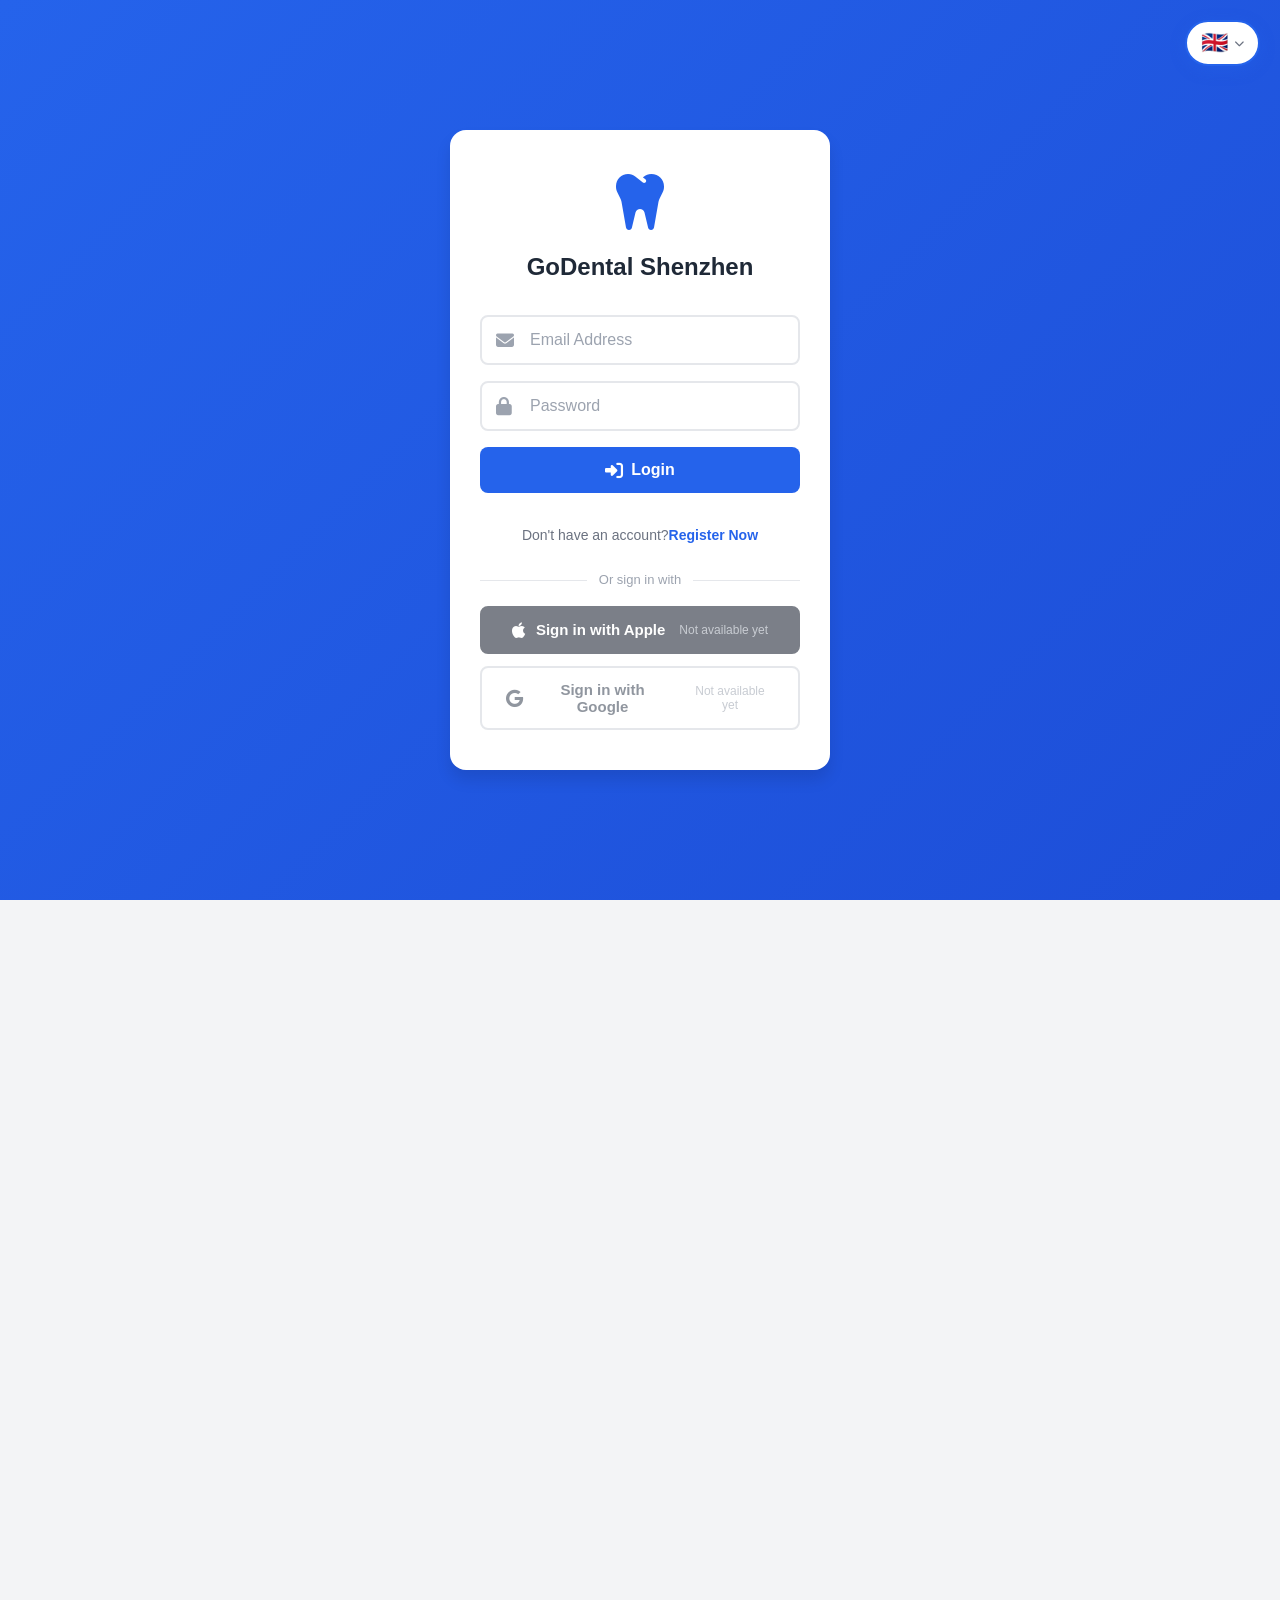
<file: index.html>
<!DOCTYPE html>
<html lang="zh-HK"><head><meta charset="UTF-8"><meta name="viewport" content="width=device-width, initial-scale=1.0"><title>GoDental</title><meta http-equiv="refresh" content="0; url=/patient/"></head>
<body><p>Redirecting to <a href="/patient/">GoDental</a>…</p></body></html>
</file>
